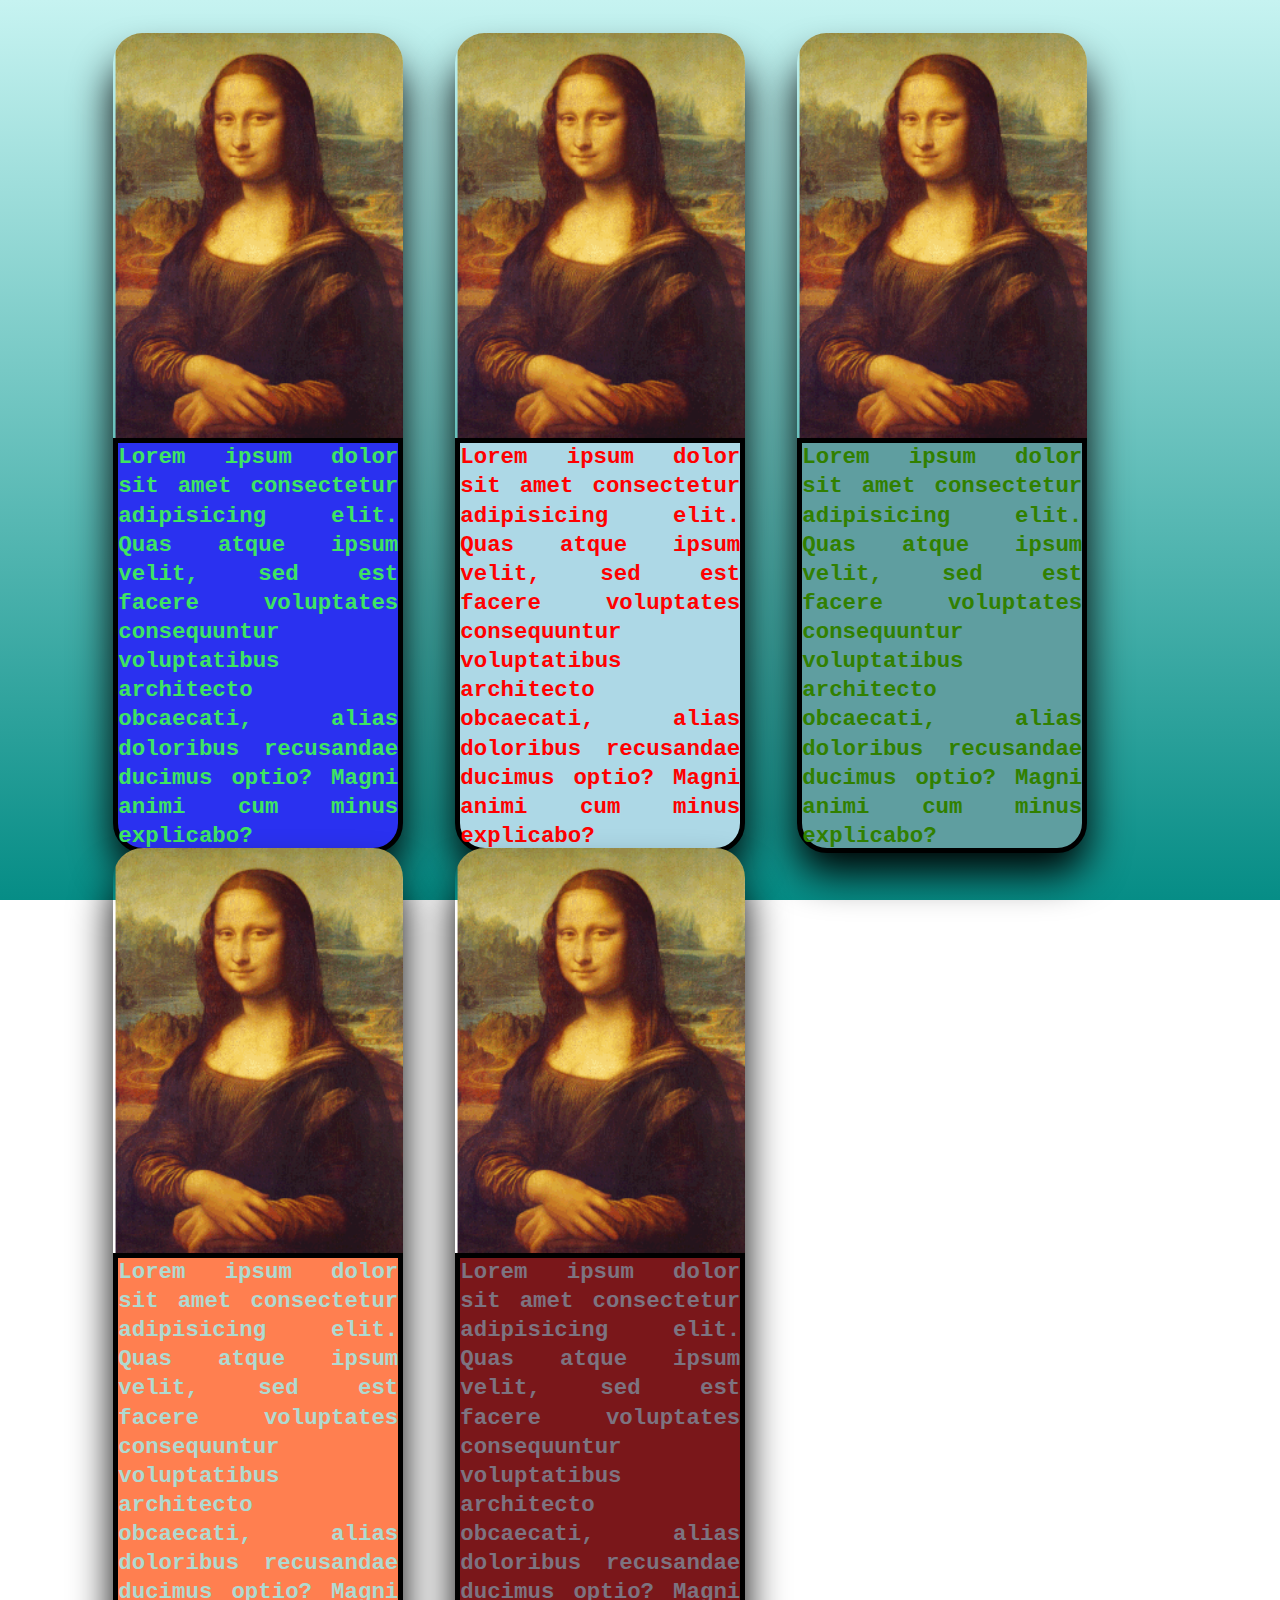
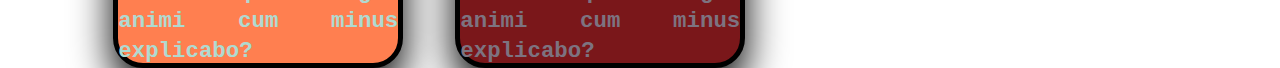
<file: voucher/oferta2/html/box_size/index.html>
<!DOCTYPE html>
<html lang="pt-br">
    <head>
        <title>Mona Lisa</title>
        <meta charset="utf-8">
        <meta content="text/html">
        <meta http-equiv="Content-Type">
        <meta name="viewport" content="width=device-width, initial-scale=1.0">
        <link rel="stylesheet" href="styles.css">
    </head>
    <body>
        <main>
            <div class="img_holder rell width_holder" >
                <img class="width_holder corner_img"  src="mona-320.png" alt="Mona Lisa">
                <p id="pri" class="text_lisa">
                    Lorem ipsum dolor sit amet consectetur adipisicing elit. Quas atque ipsum velit, sed est facere voluptates consequuntur voluptatibus architecto obcaecati, alias doloribus recusandae ducimus optio? Magni animi cum minus explicabo?
                </p>
            </div>
            <div class="img_holder rell width_holder">
                <img class="width_holder corner_img" src="mona-320.png" alt="Mona Lisa">
                <p id="seg" class="text_lisa">
                    Lorem ipsum dolor sit amet consectetur adipisicing elit. Quas atque ipsum velit, sed est facere voluptates consequuntur voluptatibus architecto obcaecati, alias doloribus recusandae ducimus optio? Magni animi cum minus explicabo?
                </p>
            </div>
            <div class="img_holder rell width_holder">
                <img class="width_holder corner_img"  src="mona-320.png" alt="Mona Lisa">
                <p id="ter" class="text_lisa">
                    Lorem ipsum dolor sit amet consectetur adipisicing elit. Quas atque ipsum velit, sed est facere voluptates consequuntur voluptatibus architecto obcaecati, alias doloribus recusandae ducimus optio? Magni animi cum minus explicabo?
                </p>
            </div>
            <div class="img_holder rell width_holder">
                <img class="width_holder corner_img"  src="mona-320.png" alt="Mona Lisa">
                <p id="qua" class="text_lisa">
                    Lorem ipsum dolor sit amet consectetur adipisicing elit. Quas atque ipsum velit, sed est facere voluptates consequuntur voluptatibus architecto obcaecati, alias doloribus recusandae ducimus optio? Magni animi cum minus explicabo?
                </p>
            </div>
            <div class="img_holder rell width_holder">
                <img class="width_holder corner_img"  src="mona-320.png" alt="Mona Lisa">
                <p id="qui" class="text_lisa">
                    Lorem ipsum dolor sit amet consectetur adipisicing elit. Quas atque ipsum velit, sed est facere voluptates consequuntur voluptatibus architecto obcaecati, alias doloribus recusandae ducimus optio? Magni animi cum minus explicabo?
                </p>
            </div>
        </main>
        
    </body>
</html>
</file>
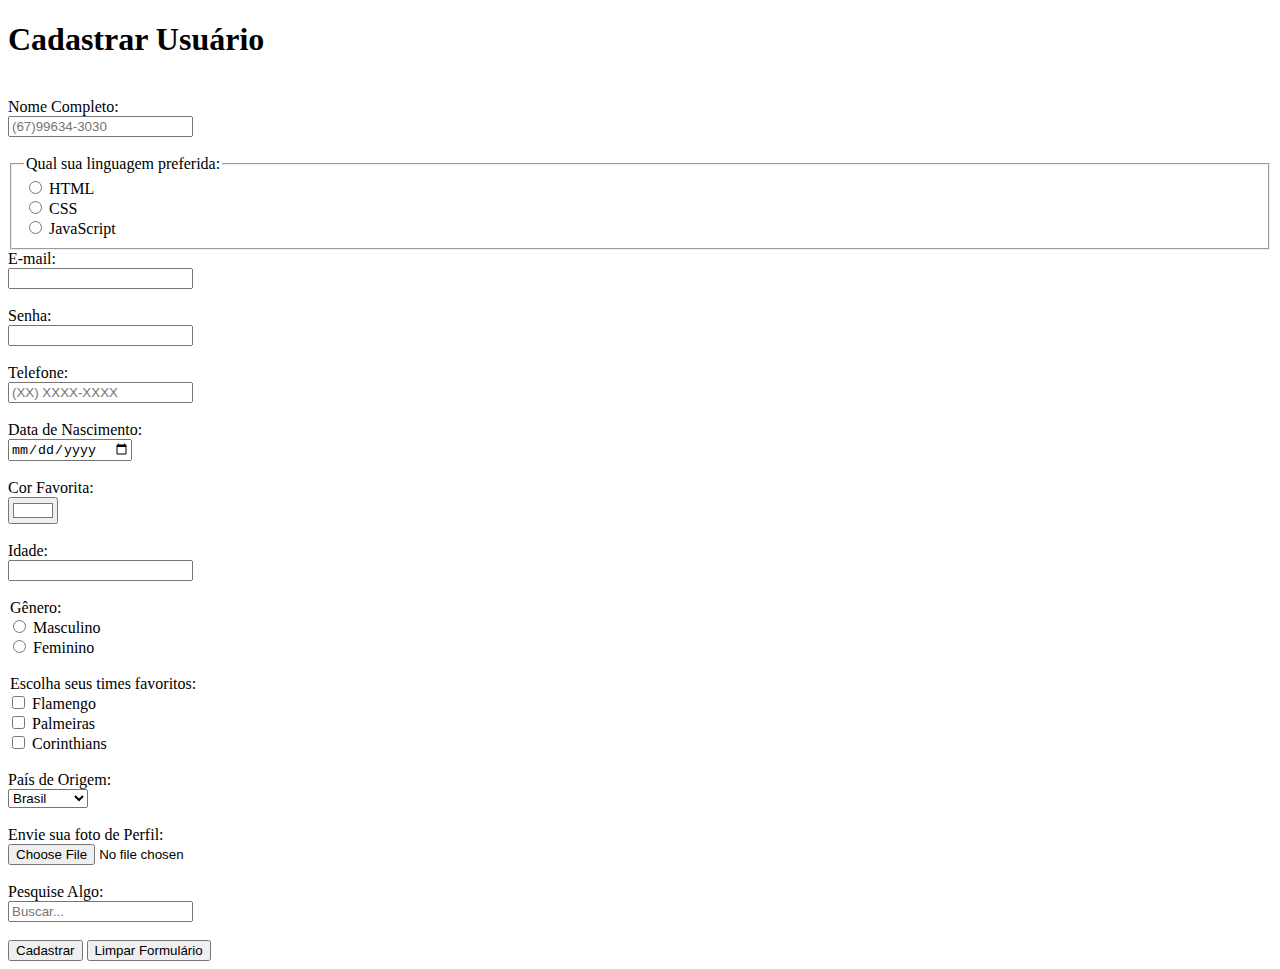
<file: voucher/oferta2/html/forms/index.html>
<!DOCTYPE html>
<html lang="pt-br">
    <head>
        <title>Cadastrar Usuário</title>
        <base href="voucher/oferta2/html/forms/index.html">
        <meta charset="utf-8">
        <meta content="text/html">
        <meta http-equiv="Content-Type">
    </head>
    <body>
        <H1>Cadastrar Usuário</H1>
        <br>
        <form action="send.php" method="post">
            <label for="complete_name">Nome Completo:</label><br>
            <input type="text" name="complete_name" id="complete_name" placeholder="(67)99634-3030">
            <br>
            <br>
            <fieldset>
                <legend>Qual sua linguagem preferida:</legend>
                <input type="radio" name="fav_lang" id="html" value="HTML">
                <label for="html">HTML</label><br>
                <input type="radio" name="fav_lang" id="css" value="CSS">
                <label for="css">CSS</label><br>
                <input type="radio" name="fav_lang" id="js" value="JavaScript">
                <label for="js">JavaScript</label><br>
            </fieldset>

            <label for="email">E-mail:</label><br>
            <input type="email" name="email" id="email" required>
            <br>
            <br>
            <label for="senha">Senha:</label><br>
            <input type="password" name="senha" id="senha" required>
            <br>
            <br>
            <label for="celular">Telefone:</label><br>
            <input type="tel" name="telefone" id="celular" placeholder="(XX) XXXX-XXXX" pattern="[0-9]{2}-[0-9]{4}-[0-9]{4}">
            <br>
            <br>
            <label for="data_nascimento">Data de Nascimento:</label><br>
            <input type="date" name="nascimento" id="data_nascimento" min="1979-12-31">
            <br>
            <br>
            <label for="color">Cor Favorita:</label><br>
            <input type="color" name="cor" id="color" value="#ffffff">
            <br>
            <br>
            <label for="idade">Idade:</label><br>
            <input type="number" name="idade" id="idade" min="0">
            <br>
            <br>
            <fieldset style="border-width: 0;padding: 0; margin: 0;">
                <legend>Gênero:</legend>
                <input type="radio" name="genero" id="masculino" value="Masculino">
                <label for="masculino">Masculino</label><br>
                <input type="radio" name="genero" id="feminino" value="Feminino">
                <label for="feminino">Feminino</label><br>
            </fieldset>
            <br>
            <fieldset style="border-width: 0;padding: 0; margin: 0;">
                <legend>Escolha seus times favoritos:</legend>
                <input type="checkbox" name="time" id="flamengo" value="Flamengo">
                <label for="flamengo">Flamengo</label><br>
                <input type="checkbox" name="time" id="palmeiras" value="Palmeiras">
                <label for="palmeiras">Palmeiras</label><br>
                <input type="checkbox" name="time" id="corinthians" value="Corinthians">
                <label for="corinthians">Corinthians</label><br>
            </fieldset>
            <br>
            <label for="pais">País de Origem:</label><br>
            <select name="paises" id="pais">
                <option value="brasil">Brasil</option>
                <option value="argentina">Argentina</option>
                <option value="peru">Perú</option>
            </select>
            <br>
            <br>
            <label for="myfile">Envie sua foto de Perfil:</label><br>
            <input type="file" id="myfile" name="myfile">
            <br>
            <br>
            <label for="algo">Pesquise Algo:</label><br>
            <input type="search" id="algo" name="pesquisa_algo" placeholder="Buscar...">
            <br>
            <br>
            <input type="submit" value="Cadastrar">
            <input type="reset" value="Limpar Formulário">
        </form>
    </body>
</html>
</file>
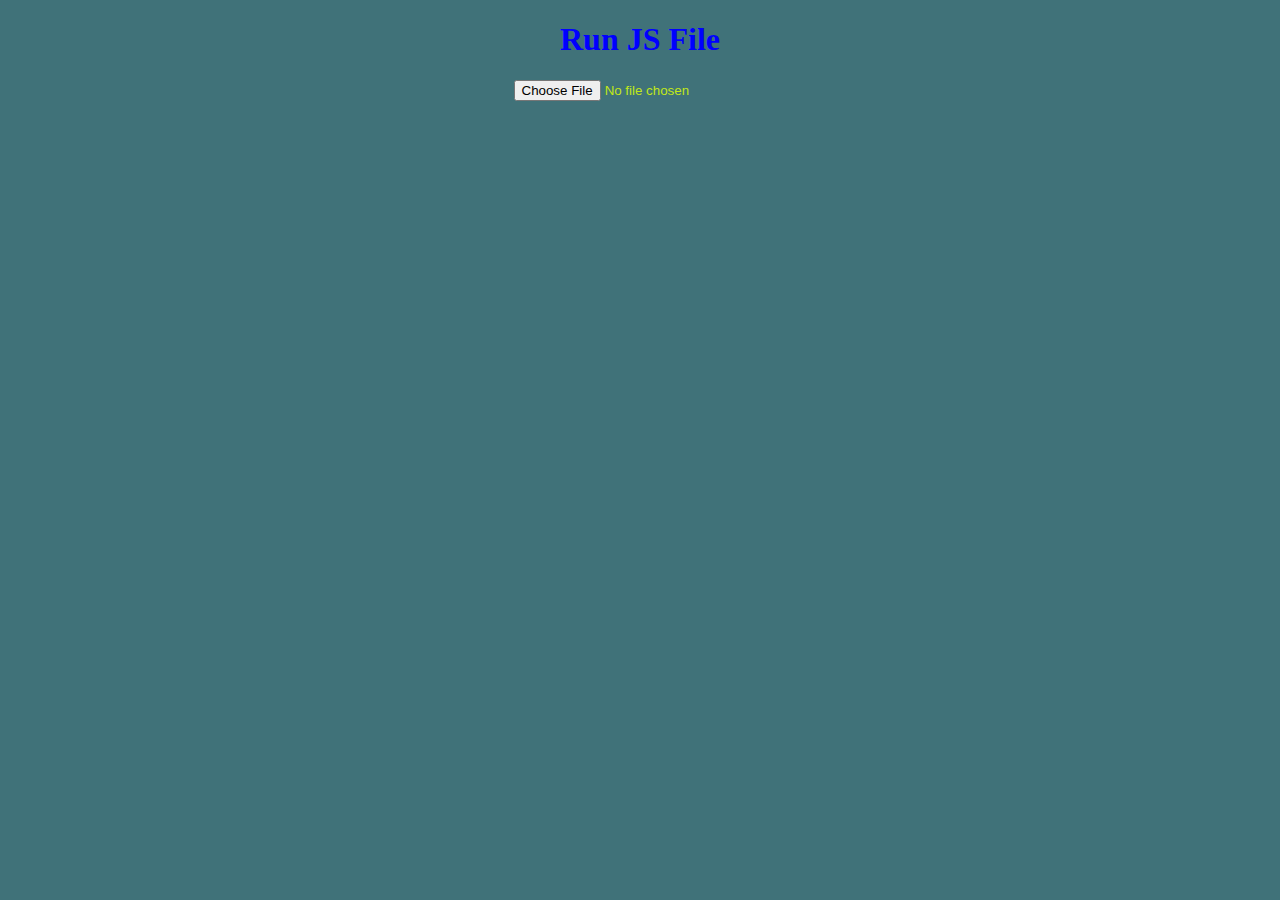
<file: voucher/oferta2/javascript/script_selector.html>
<!DOCTYPE html>
<html lang="en">
<head>
    <meta charset="UTF-8">
    <meta name="viewport" content="width=device-width, initial-scale=1.0">
    <title>Dynamic Script Selector</title>
    <link rel="stylesheet" href="style.css">
</head>
<body>
    <h1>Run JS File</h1>
    <div id="input_holder">
        <input type="file" id="fileInput" accept=".js">
    </div>
    <script>
        document.getElementById('fileInput').addEventListener('change', function(event) {
            const file = event.target.files[0];

            if (!file || file.type !== 'text/javascript'){
                alert('Please select a valid JavaScript file.');
                return;
            }
            const reference = document.getElementById('code')
            //console.log(reference)

            if(reference) {
                reference.remove()
                console.log('Removed last script block')
            }

            const reader = new FileReader();

            reader.onload = async function(e) {
                // Espera o DOM carregar completamente antes de criar o elemento. thanks gpt
                await new Promise(resolve => {
                    if (document.readyState === 'complete') {
                        resolve();
                    } else {
                        window.addEventListener('load', resolve);
                    }
                });

                const script = document.createElement('script');
                script.id = 'code'
                script.textContent = e.target.result;
                //script.textContent = `(function() { ${e.target.result} })();`; 
                document.body.appendChild(script);
            };
            reader.readAsText(file);
        });
    </script>
</body>
</html>
</file>
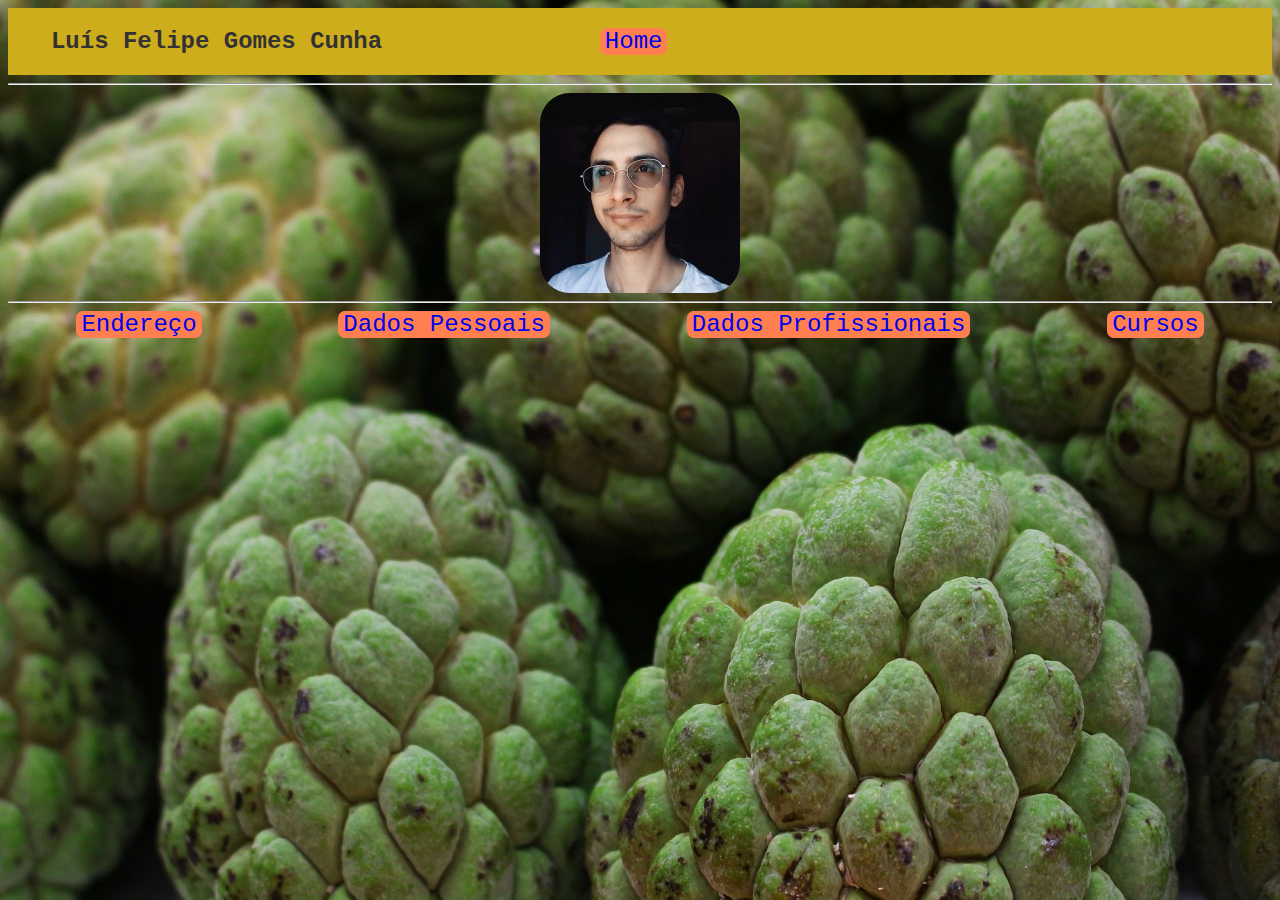
<file: voucher/oferta2/html/curriculo/home.html>
<!DOCTYPE html>
<html lang="pt-br">
<head>
    <title>Curriculo</title>
    <meta charset="UTF-8">
    <meta name="viewport" content="width=device-width, initial-scale=1.0">
    <meta content="text/html">
    <meta http-equiv="Content-Type">
    <link rel="stylesheet" href="css/home.css">
    <link rel="stylesheet" href="css/common.css">
    <link rel="shortcut icon" href="img/robot.ico">
</head>
<body>
    <header>
        <div class="div_grid">
            <h2 id="h_name" class="h_text">Luís Felipe Gomes Cunha</h2>
        </div>
        <div class="div_grid">
            <a id="h_home" class="h_text text_center l_text" href="home.html">Home</a>
        </div>
    </header>
    <hr>
    <div class="img_holder">
        <img id='selfie' src="img/foto.jfif" alt="Selfie">
    </div>
    <hr>
    <div class="links">
        <a class="l_text" href="end/endereco.html" style="font-size: 1.5rem;">Endereço</a>
        <a class="l_text" href="pess/pessoal.html" style="font-size: 1.5rem;">Dados Pessoais</a>
        <a class="l_text" href="pro/prof.html" style="font-size: 1.5rem;">Dados Profissionais</a>
        <a class="l_text" href="cursos/cursos.html" style="font-size: 1.5rem;">Cursos</a>
    </div>
    
</body>
</html>
</file>
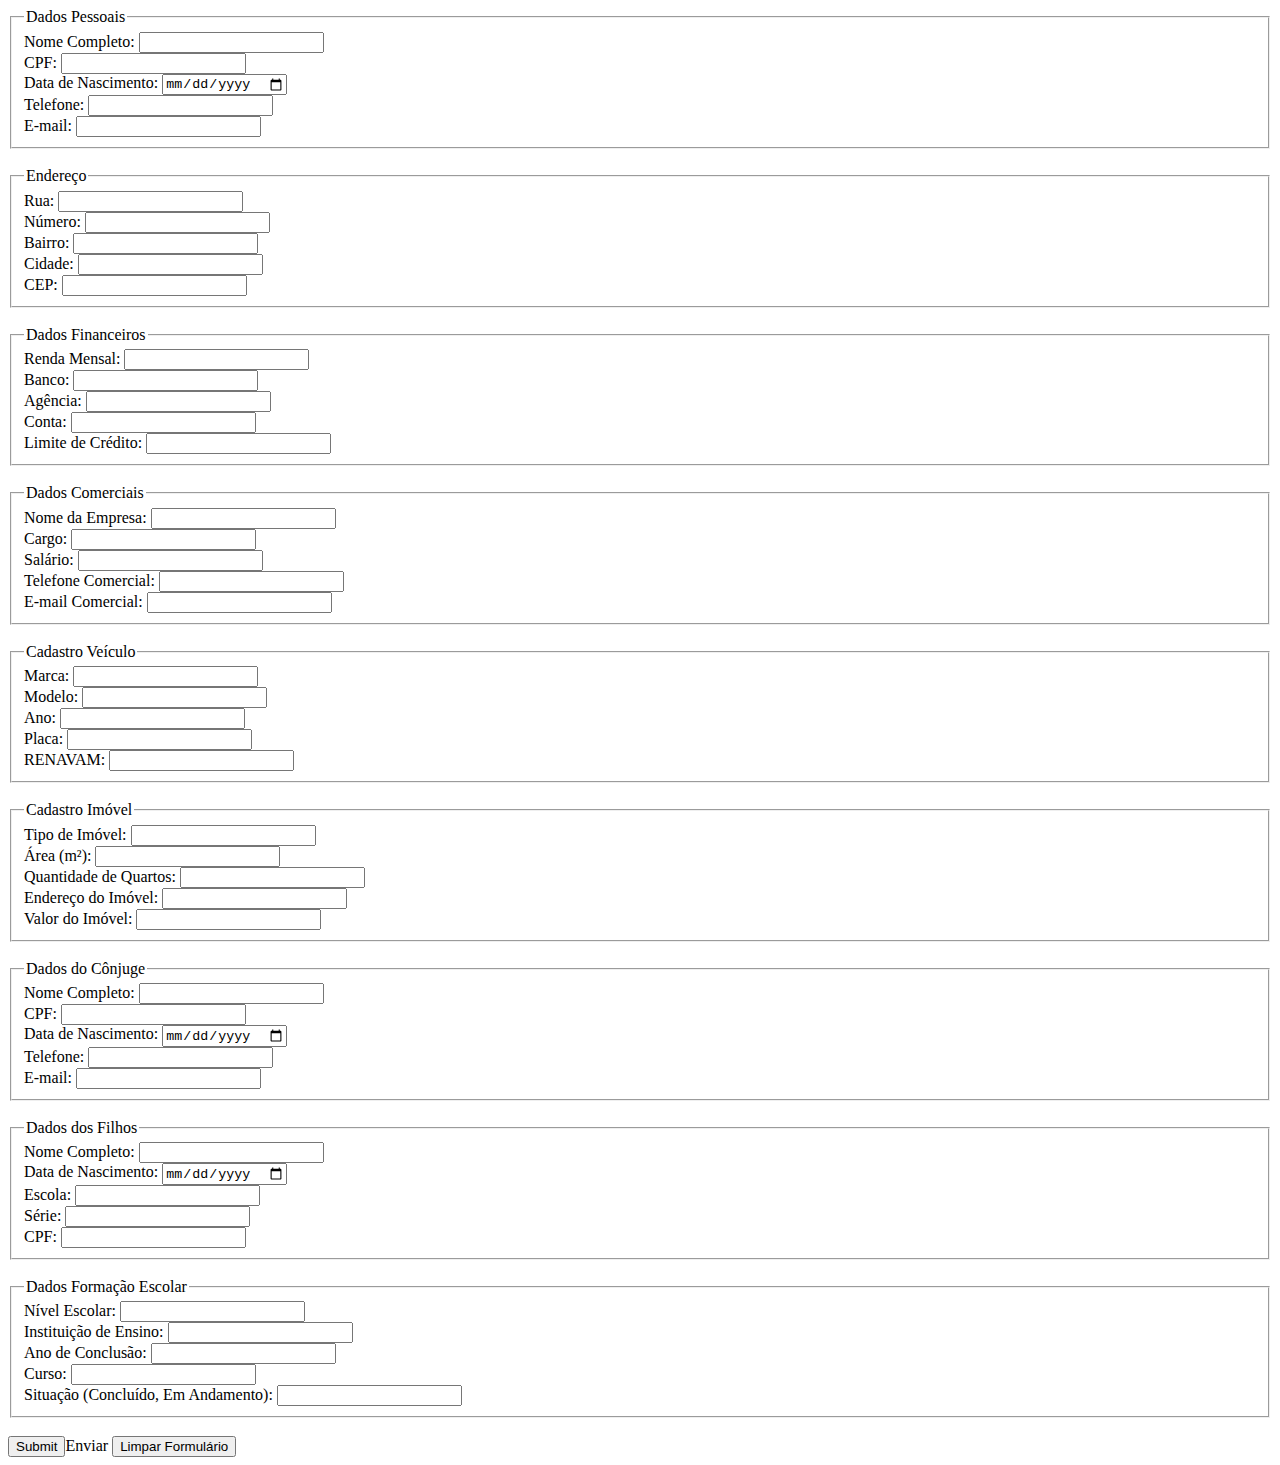
<file: voucher/oferta2/html/forms/index2.html>
<!DOCTYPE html>
<html lang="pt-BR">
    <head>
        <title>Cadastrar Usuário</title>
        <base href="voucher/oferta2/html/forms/index2.html">
        <meta charset="utf-8">
        <meta content="text/html">
        <meta http-equiv="Content-Type">
    </head>
    <body>
        <form action="send.php" method="post">
            <fieldset>
                <legend>Dados Pessoais</legend>
                <label for="nome">Nome Completo:</label>
                <input type="text" id="nome" name="nome"><br>

                <label for="cpf">CPF:</label>
                <input type="text" id="cpf" name="cpf"><br>

                <label for="data_nasc">Data de Nascimento:</label>
                <input type="date" id="data_nasc" name="data_nasc"><br>

                <label for="telefone">Telefone:</label>
                <input type="tel" id="telefone" name="telefone"><br>

                <label for="email">E-mail:</label>
                <input type="email" id="email" name="email"><br>
            </fieldset>
            <br>
            <fieldset>
                <legend>Endereço</legend>
                <label for="rua">Rua:</label>
                <input type="text" id="rua" name="rua"><br>

                <label for="numero">Número:</label>
                <input type="text" id="numero" name="numero"><br>

                <label for="bairro">Bairro:</label>
                <input type="text" id="bairro" name="bairro"><br>

                <label for="cidade">Cidade:</label>
                <input type="text" id="cidade" name="cidade"><br>

                <label for="cep">CEP:</label>
                <input type="text" id="cep" name="cep"><br>
            </fieldset>
            <br>
            <fieldset>
                <legend>Dados Financeiros</legend>
                <label for="renda_mensal">Renda Mensal:</label>
                <input type="text" id="renda_mensal" name="renda_mensal"><br>

                <label for="banco">Banco:</label>
                <input type="text" id="banco" name="banco"><br>

                <label for="agencia">Agência:</label>
                <input type="text" id="agencia" name="agencia"><br>

                <label for="conta">Conta:</label>
                <input type="text" id="conta" name="conta"><br>

                <label for="limite_credito">Limite de Crédito:</label>
                <input type="text" id="limite_credito" name="limite_credito"><br>
            </fieldset>
            <br>
            <fieldset>
                <legend>Dados Comerciais</legend>
                <label for="empresa">Nome da Empresa:</label>
                <input type="text" id="empresa" name="empresa"><br>

                <label for="cargo">Cargo:</label>
                <input type="text" id="cargo" name="cargo"><br>

                <label for="salario">Salário:</label>
                <input type="text" id="salario" name="salario"><br>

                <label for="telefone_comercial">Telefone Comercial:</label>
                <input type="tel" id="telefone_comercial" name="telefone_comercial"><br>

                <label for="email_comercial">E-mail Comercial:</label>
                <input type="email" id="email_comercial" name="email_comercial"><br>
            </fieldset>
            <br>
            <fieldset>
                <legend>Cadastro Veículo</legend>
                <label for="marca">Marca:</label>
                <input type="text" id="marca" name="marca"><br>

                <label for="modelo">Modelo:</label>
                <input type="text" id="modelo" name="modelo"><br>

                <label for="ano">Ano:</label>
                <input type="text" id="ano" name="ano"><br>

                <label for="placa">Placa:</label>
                <input type="text" id="placa" name="placa"><br>

                <label for="renavam">RENAVAM:</label>
                <input type="text" id="renavam" name="renavam"><br>
            </fieldset>
            <br>
            <fieldset>
                <legend>Cadastro Imóvel</legend>
                <label for="tipo_imovel">Tipo de Imóvel:</label>
                <input type="text" id="tipo_imovel" name="tipo_imovel"><br>

                <label for="area">Área (m²):</label>
                <input type="text" id="area" name="area"><br>

                <label for="qtd_quartos">Quantidade de Quartos:</label>
                <input type="text" id="qtd_quartos" name="qtd_quartos"><br>

                <label for="endereco_imovel">Endereço do Imóvel:</label>
                <input type="text" id="endereco_imovel" name="endereco_imovel"><br>

                <label for="valor_imovel">Valor do Imóvel:</label>
                <input type="text" id="valor_imovel" name="valor_imovel"><br>
            </fieldset>
            <br>
            <fieldset>
                <legend>Dados do Cônjuge</legend>
                <label for="nome_conjuge">Nome Completo:</label>
                <input type="text" id="nome_conjuge" name="nome_conjuge"><br>

                <label for="cpf_conjuge">CPF:</label>
                <input type="text" id="cpf_conjuge" name="cpf_conjuge"><br>

                <label for="data_nasc_conjuge">Data de Nascimento:</label>
                <input type="date" id="data_nasc_conjuge" name="data_nasc_conjuge"><br>

                <label for="telefone_conjuge">Telefone:</label>
                <input type="tel" id="telefone_conjuge" name="telefone_conjuge"><br>

                <label for="email_conjuge">E-mail:</label>
                <input type="email" id="email_conjuge" name="email_conjuge"><br>
            </fieldset>
            <br>
            <fieldset>
                <legend>Dados dos Filhos</legend>
                <label for="nome_filho">Nome Completo:</label>
                <input type="text" id="nome_filho" name="nome_filho"><br>

                <label for="data_nasc_filho">Data de Nascimento:</label>
                <input type="date" id="data_nasc_filho" name="data_nasc_filho"><br>

                <label for="escola_filho">Escola:</label>
                <input type="text" id="escola_filho" name="escola_filho"><br>

                <label for="serie_filho">Série:</label>
                <input type="text" id="serie_filho" name="serie_filho"><br>

                <label for="cpf_filho">CPF:</label>
                <input type="text" id="cpf_filho" name="cpf_filho"><br>
            </fieldset>
            <br>
            <fieldset>
                <legend>Dados Formação Escolar</legend>
                <label for="nivel_escolar">Nível Escolar:</label>
                <input type="text" id="nivel_escolar" name="nivel_escolar"><br>

                <label for="instituicao">Instituição de Ensino:</label>
                <input type="text" id="instituicao" name="instituicao"><br>

                <label for="ano_conclusao">Ano de Conclusão:</label>
                <input type="text" id="ano_conclusao" name="ano_conclusao"><br>

                <label for="curso">Curso:</label>
                <input type="text" id="curso" name="curso"><br>

                <label for="situacao">Situação (Concluído, Em Andamento):</label>
                <input type="text" id="situacao" name="situacao"><br>
            </fieldset>
            <br>
            <input type="submit">Enviar</button>
            <input type="reset" value="Limpar Formulário">

        </form>
    </body>
</html>
</file>
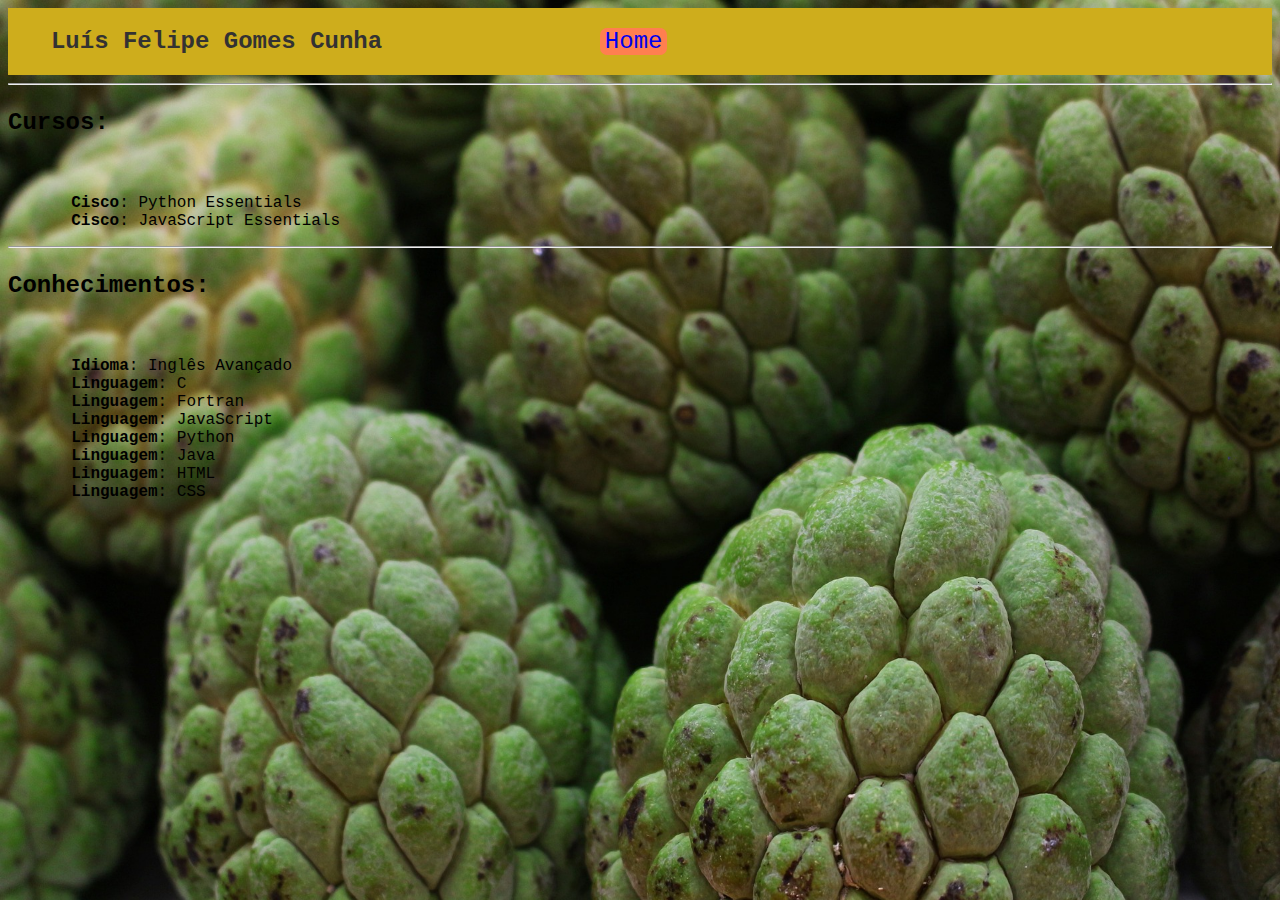
<file: voucher/oferta2/html/curriculo/cursos/cursos.html>
<!DOCTYPE html>
<html lang="pt-br">
<head>
    <title>Curriculo</title>
    <meta charset="UTF-8">
    <meta name="viewport" content="width=device-width, initial-scale=1.0">
    <meta content="text/html">
    <meta http-equiv="Content-Type">
    <link rel="stylesheet" href="../css/common.css">
    <link rel="shortcut icon" href="img/robot.ico">
</head>
<body>
    <header>
        <div class="div_grid">
            <h2 id="h_name" class="h_text">Luís Felipe Gomes Cunha</h2>
        </div>
        <div class="div_grid">
            <a id="h_home" class="h_text text_center l_text" href="../home.html">Home</a>
        </div>
    </header>
    <hr>
    <h3 style="font-size: 1.5rem;">Cursos:</h3>
    <br>
    <p style="padding-left: 5%;">
        <strong>Cisco</strong>: Python Essentials<br>
        <strong>Cisco</strong>: JavaScript Essentials<br>
    </p>
    <hr>
    <h3 style="font-size: 1.5rem;">Conhecimentos:</h3>
    <br>
    <p style="padding-left: 5%;">
        <strong>Idioma</strong>: Inglês Avançado<br>
        <strong>Linguagem</strong>: C<br>
        <strong>Linguagem</strong>: Fortran<br>
        <strong>Linguagem</strong>: JavaScript<br>
        <strong>Linguagem</strong>: Python<br>
        <strong>Linguagem</strong>: Java<br>
        <strong>Linguagem</strong>: HTML<br>
        <strong>Linguagem</strong>: CSS<br>
    </p>
</body>
</html>
</file>
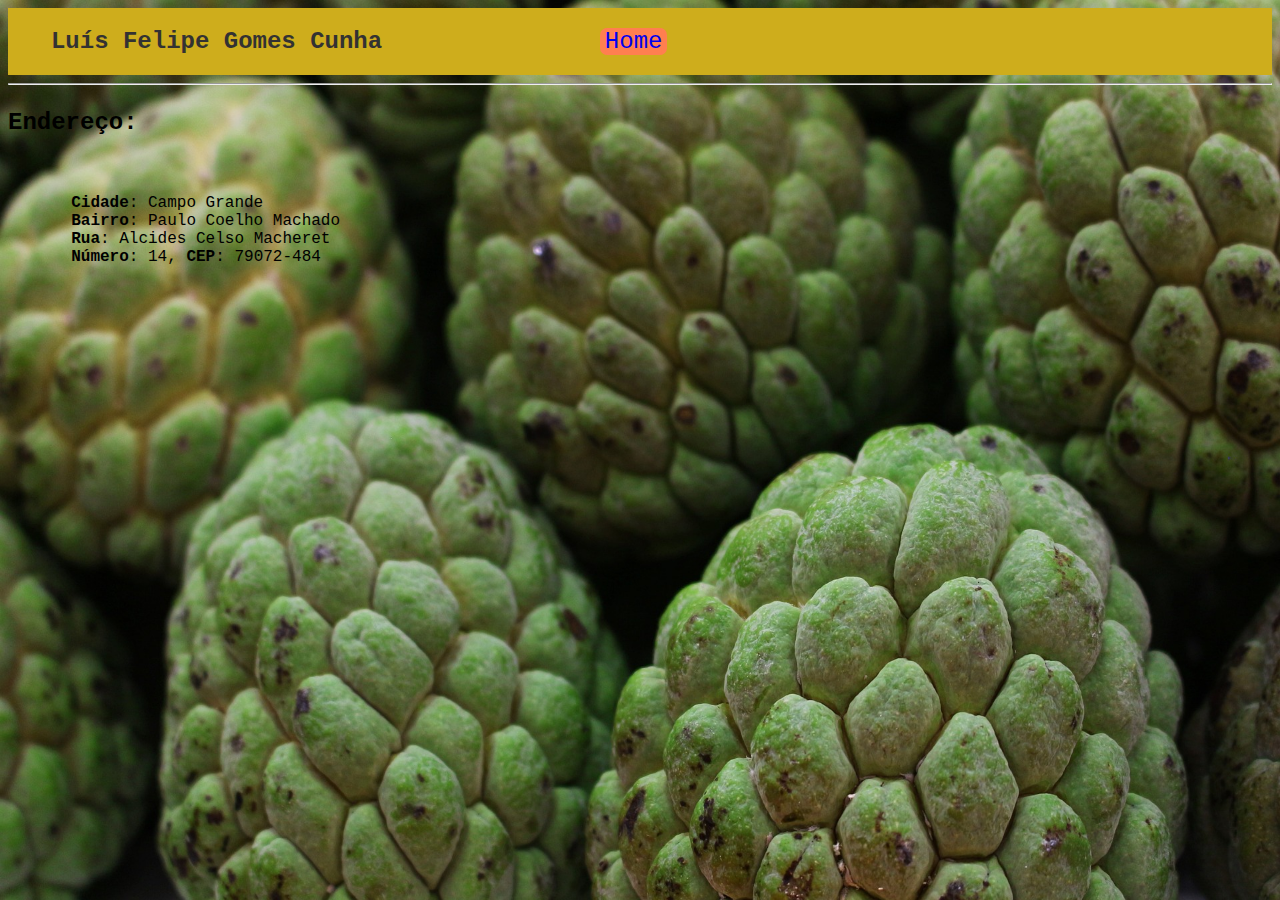
<file: voucher/oferta2/html/curriculo/end/endereco.html>
<!DOCTYPE html>
<html lang="pt-br">
<head>
    <title>Curriculo</title>
    <meta charset="UTF-8">
    <meta name="viewport" content="width=device-width, initial-scale=1.0">
    <meta content="text/html">
    <meta http-equiv="Content-Type">
    <link rel="stylesheet" href="../css/common.css">
    <link rel="shortcut icon" href="img/robot.ico">
</head>
<body>
    <header>
        <div class="div_grid">
            <h2 id="h_name" class="h_text">Luís Felipe Gomes Cunha</h2>
        </div>
        <div class="div_grid">
            <a id="h_home" class="h_text text_center l_text" href="../home.html">Home</a>
        </div>
    </header>
    <hr>
    <h3 style="font-size: 1.5rem;">Endereço:</h3>
    <br>
    <p style="padding-left: 5%;">
        <strong>Cidade</strong>: Campo Grande<br>
        <strong>Bairro</strong>: Paulo Coelho Machado<br>
        <strong>Rua</strong>: Alcides Celso Macheret<br>
        <strong>Número</strong>: 14,    <strong>CEP</strong>: 79072-484
    </p>
</body>
</html>
</file>
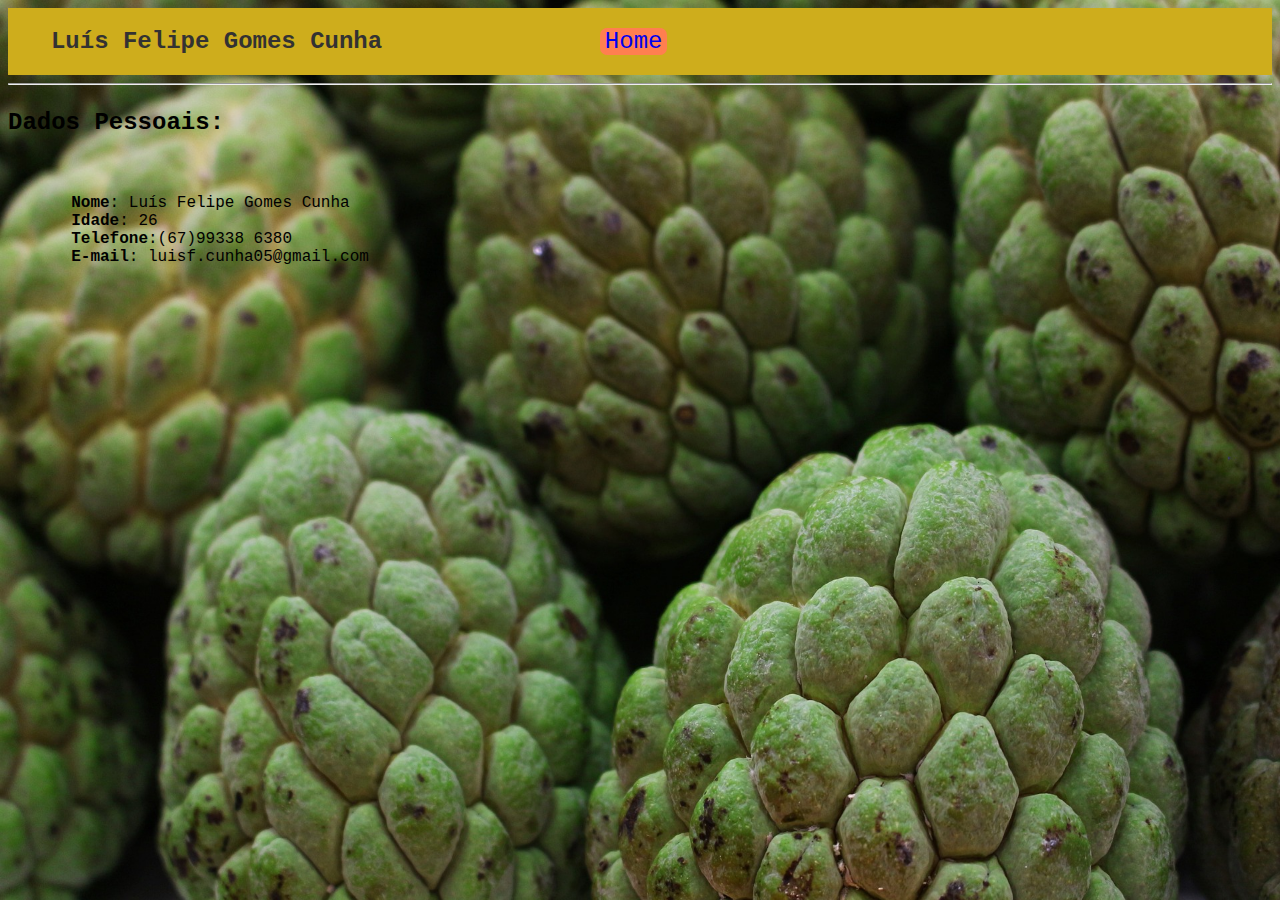
<file: voucher/oferta2/html/curriculo/pess/pessoal.html>
<!DOCTYPE html>
<html lang="pt-br">
<head>
    <title>Curriculo</title>
    <meta charset="UTF-8">
    <meta name="viewport" content="width=device-width, initial-scale=1.0">
    <meta content="text/html">
    <meta http-equiv="Content-Type">
    <link rel="stylesheet" href="../css/common.css">
    <link rel="shortcut icon" href="img/robot.ico">
</head>
<body>
    <header>
        <div class="div_grid">
            <h2 id="h_name" class="h_text">Luís Felipe Gomes Cunha</h2>
        </div>
        <div class="div_grid">
            <a id="h_home" class="h_text text_center l_text" href="../home.html">Home</a>
        </div>
    </header>
    <hr>
    <h3 style="font-size: 1.5rem;">Dados Pessoais:</h3>
    <br>
    <p style="padding-left: 5%;">
        <strong>Nome</strong>: Luís Felipe Gomes Cunha<br>
        <strong>Idade</strong>: 26<br>
        <strong>Telefone</strong>:(67)99338 6380<br>
        <strong>E-mail</strong>: luisf.cunha05@gmail.com
    </p>
</body>
</html>
</file>
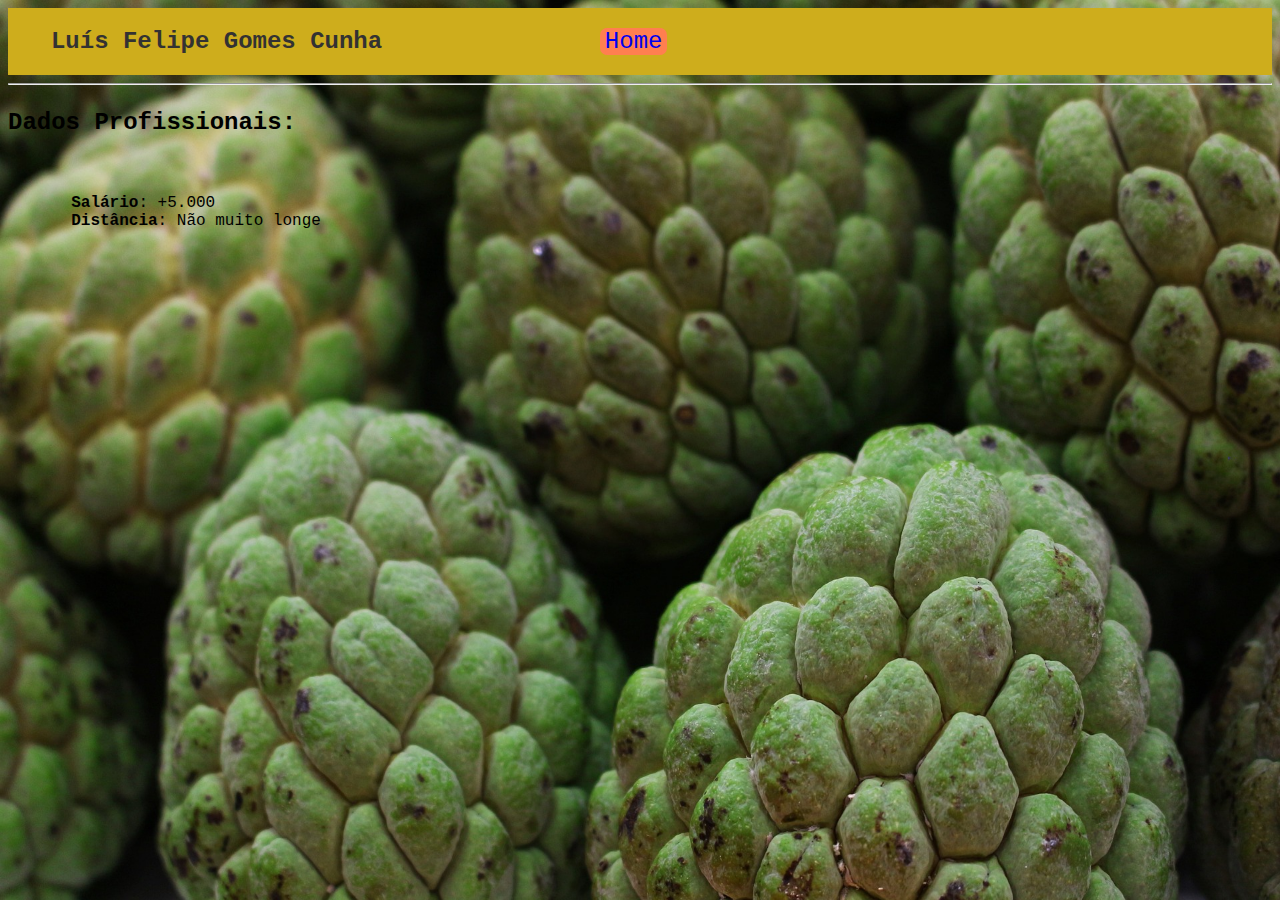
<file: voucher/oferta2/html/curriculo/pro/prof.html>
<!DOCTYPE html>
<html lang="pt-br">
<head>
    <title>Curriculo</title>
    <meta charset="UTF-8">
    <meta name="viewport" content="width=device-width, initial-scale=1.0">
    <meta content="text/html">
    <meta http-equiv="Content-Type">
    <link rel="stylesheet" href="../css/common.css">
    <link rel="shortcut icon" href="img/robot.ico">
</head>
<body>
    <header>
        <div class="div_grid">
            <h2 id="h_name" class="h_text">Luís Felipe Gomes Cunha</h2>
        </div>
        <div class="div_grid">
            <a id="h_home" class="h_text text_center l_text" href="../home.html">Home</a>
        </div>
    </header>
    <hr>
    <h3 style="font-size: 1.5rem;">Dados Profissionais:</h3>
    <br>
    <p style="padding-left: 5%;">
        <strong>Salário</strong>: +5.000<br>
        <strong>Distância</strong>: Não muito longe<br>
    </p>
</body>
</html>
</file>
<file: voucher/oferta2/html/box_size/styles.css>
html {
    height: 100%;
}

body{
    font-family: 'Courier New', Courier, monospace;
    font-size: 125%;
    box-sizing: border-box;
    height: 100%;
    min-height: 100%;
    background: linear-gradient( to top, rgb(6, 141, 134) , rgb(198, 243, 241));
    background-attachment: fixed;
}

main{
    height: 90%;
    padding: 2%;
}

.img_holder{
    height: 100%;
    display: inline-block;
    font-size: 0;
    border-radius: 30px;
    margin-left: 20px;
    margin-right: 20px;
    box-shadow: 0px 30px 40px 0px black;
}

.width_holder{
    width: 290px;
}

.text_lisa{
    display: block;
    font-weight: bold;
    font-size: 1.4rem;
    text-align: justify;
    margin: 0;
    height: 50%;
    line-height: 1.3;
    background-color: gray;
    border: solid 5px black;
    border-bottom-left-radius: 30px;
    border-bottom-right-radius: 30px;
}

.corner_img{
    border-top-left-radius: 30px;
    border-top-right-radius: 30px;
}

img{
    height: 50%;
}
.rell{
    position: relative;
    left: 60px;
    right: 30px;
}


#pri{
    background-color: #2a31f0;
    color: #3ee462;
}
#seg{
    background-color: #add8e6;
    color: red;
}
#ter{
    background-color: #5f9ea0;
    color: #318000;
}
#qua{
    background-color: #ff7f50;
    color: #afdad0;
}
#qui{
    background-color: #7a171a;
    color: #7d7380;
}
</file>
<file: voucher/oferta2/javascript/style.css>
body {
    background-color: rgb(64, 114, 121);
}
h1 {
    color: blue;
    display: flex;
    justify-content: center;
    align-items: center;
}
input {
    color: rgb(193, 231, 24);
}

#input_holder {
    width: 100%;
    display: flex;
    justify-content: center;
}
</file>
<file: voucher/oferta2/html/curriculo/css/home.css>
.img_holder{
    display: flex;
    justify-content: center;
}

#selfie{
    border-radius: 30px;

}

.links {
    display: flex;
    justify-content: space-around;
    align-items: center;
}
</file>
<file: voucher/oferta2/html/curriculo/css/common.css>
body{
    font-family: 'Courier New', Courier, monospace;
    background-image: url(../img/pine.jpg);
    background-repeat: no-repeat;
    background-attachment: fixed;
    background-size: 100% 100%;
}

header{
    width: 100%;
    display: grid;
    grid-template-columns: repeat(3, 33%);
    column-gap: auto;
    color: rgb(51, 50, 50);
    background-color: rgb(206, 173, 28);
}

.h_text{
    /* width: 22rem; */
    font-size: 1.5rem;
}

.text_center {
    display: flex;
    justify-content: center;
    align-items: center;
}

.l_text{
    text-decoration: none;
    background-color: coral;
    border-radius: 7px;
    border-left: 5px solid coral;
    border-right: 5px solid coral;
}

.div_grid {
    display: flex;
    align-items: center;
    justify-content: center;
}
</file>
